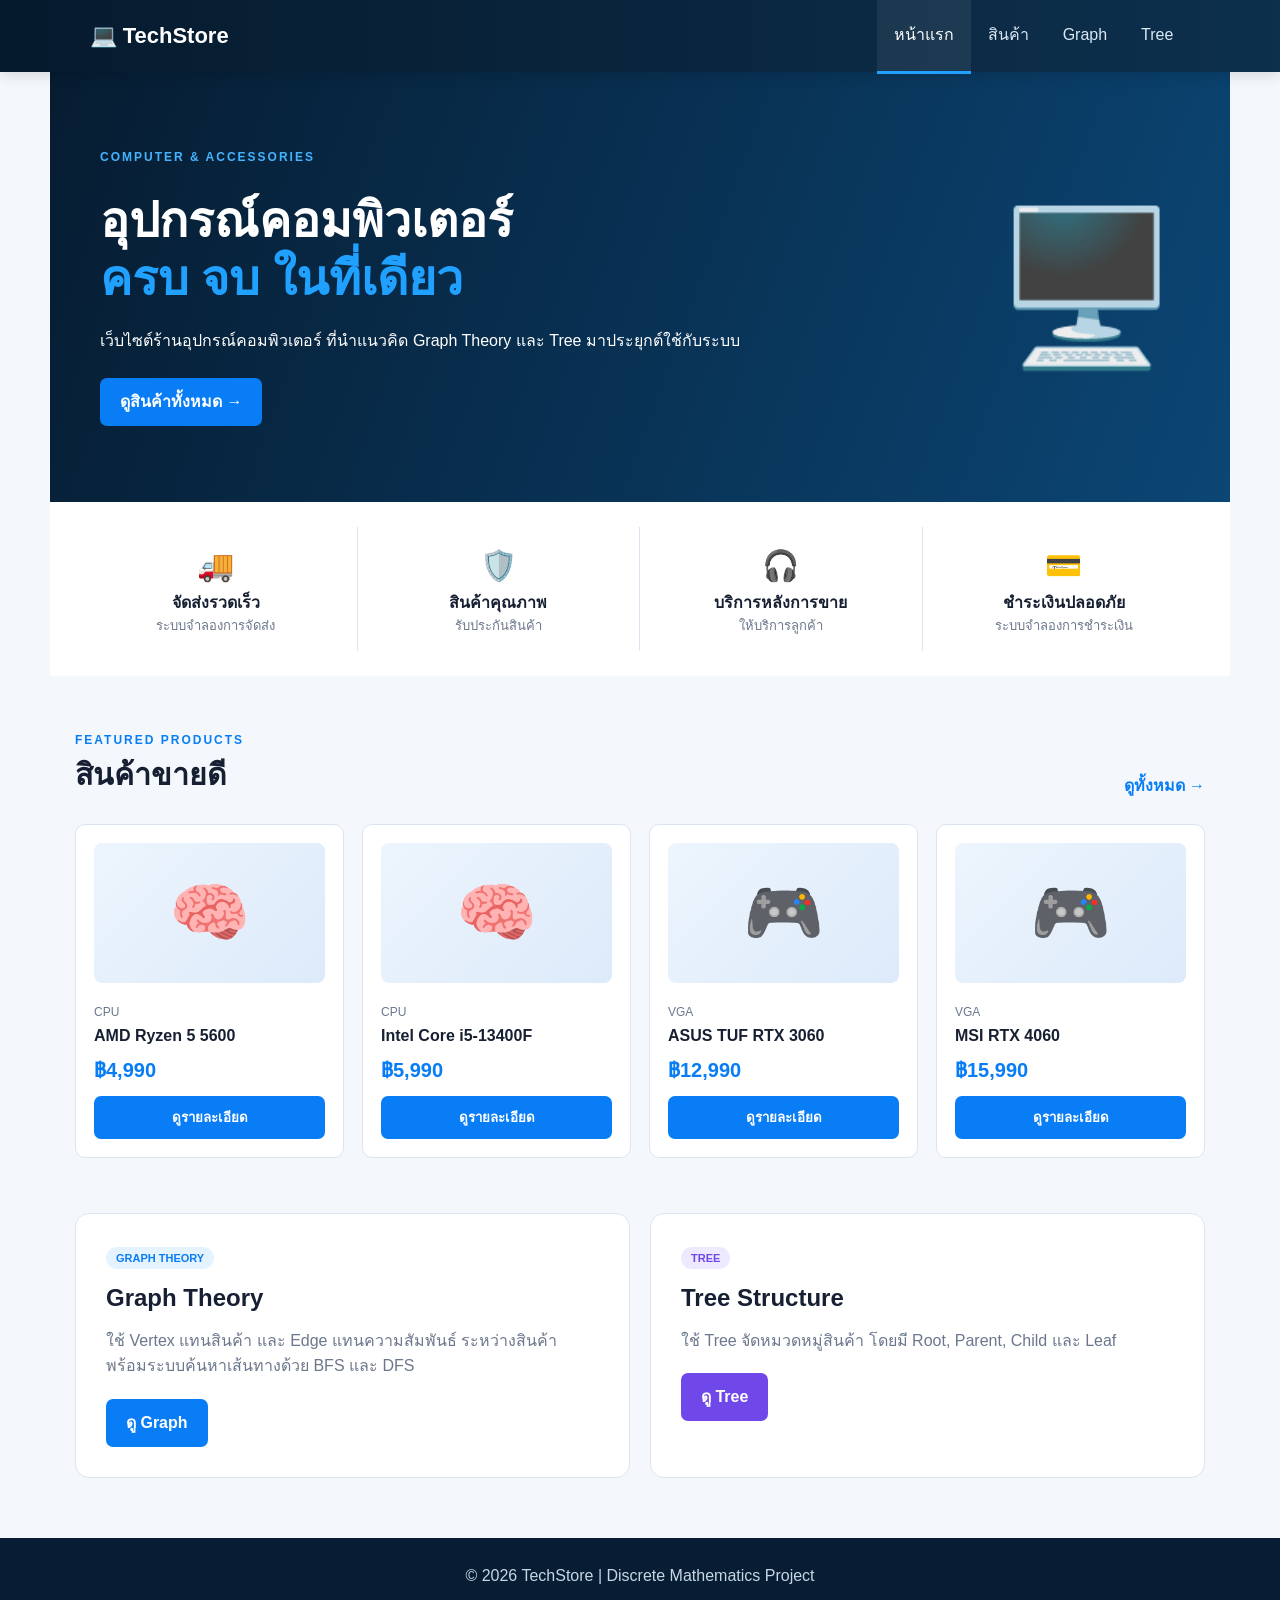
<file: index.html>
<!DOCTYPE html>
<html lang="th">
<head>
    <meta charset="UTF-8">
    <meta name="viewport" content="width=device-width, initial-scale=1.0">
    <title>TechStore - ร้านอุปกรณ์คอมพิวเตอร์</title>
    <link rel="stylesheet" href="style.css">
</head>

<body>

<header>
    <div class="logo">💻 TechStore</div>

    <nav>
        <a class="active" href="index.html">หน้าแรก</a>
        <a href="products.html">สินค้า</a>
        <a href="graph.html">Graph</a>
        <a href="tree.html">Tree</a>
    </nav>
</header>

<section class="hero">
    <div class="hero-content">

        <p class="subtitle">COMPUTER & ACCESSORIES</p>

        <h1>
            อุปกรณ์คอมพิวเตอร์<br>
            <span>ครบ จบ ในที่เดียว</span>
        </h1>

        <p>
            เว็บไซต์ร้านอุปกรณ์คอมพิวเตอร์
            ที่นำแนวคิด Graph Theory และ Tree
            มาประยุกต์ใช้กับระบบ
        </p>

        <a href="products.html" class="btn">
            ดูสินค้าทั้งหมด →
        </a>

    </div>

    <div class="computer-icon">
        🖥️
    </div>
</section>


<section class="features">

    <div class="feature">
        <div>🚚</div>
        <h3>จัดส่งรวดเร็ว</h3>
        <p>ระบบจำลองการจัดส่ง</p>
    </div>

    <div class="feature">
        <div>🛡️</div>
        <h3>สินค้าคุณภาพ</h3>
        <p>รับประกันสินค้า</p>
    </div>

    <div class="feature">
        <div>🎧</div>
        <h3>บริการหลังการขาย</h3>
        <p>ให้บริการลูกค้า</p>
    </div>

    <div class="feature">
        <div>💳</div>
        <h3>ชำระเงินปลอดภัย</h3>
        <p>ระบบจำลองการชำระเงิน</p>
    </div>

</section>


<section class="section">

    <div class="section-header">

        <div>
            <p class="subtitle">FEATURED PRODUCTS</p>
            <h2>สินค้าขายดี</h2>
        </div>

        <a href="products.html">ดูทั้งหมด →</a>

    </div>

    <div id="featuredProducts" class="product-grid"></div>

</section>


<section class="info-section">

    <div class="info-card">

        <span class="badge">
            GRAPH THEORY
        </span>

        <h2>Graph Theory</h2>

        <p>
            ใช้ Vertex แทนสินค้า และ Edge แทนความสัมพันธ์
            ระหว่างสินค้า พร้อมระบบค้นหาเส้นทางด้วย BFS และ DFS
        </p>

        <a href="graph.html" class="btn">
            ดู Graph
        </a>

    </div>


    <div class="info-card">

        <span class="badge purple">
            TREE
        </span>

        <h2>Tree Structure</h2>

        <p>
            ใช้ Tree จัดหมวดหมู่สินค้า โดยมี Root,
            Parent, Child และ Leaf
        </p>

        <a href="tree.html" class="btn purple-btn">
            ดู Tree
        </a>

    </div>

</section>


<footer>
    © 2026 TechStore | Discrete Mathematics Project
</footer>


<script src="script.js"></script>

<script>
    renderProducts("featuredProducts", 4);
</script>

</body>
</html>
</file>
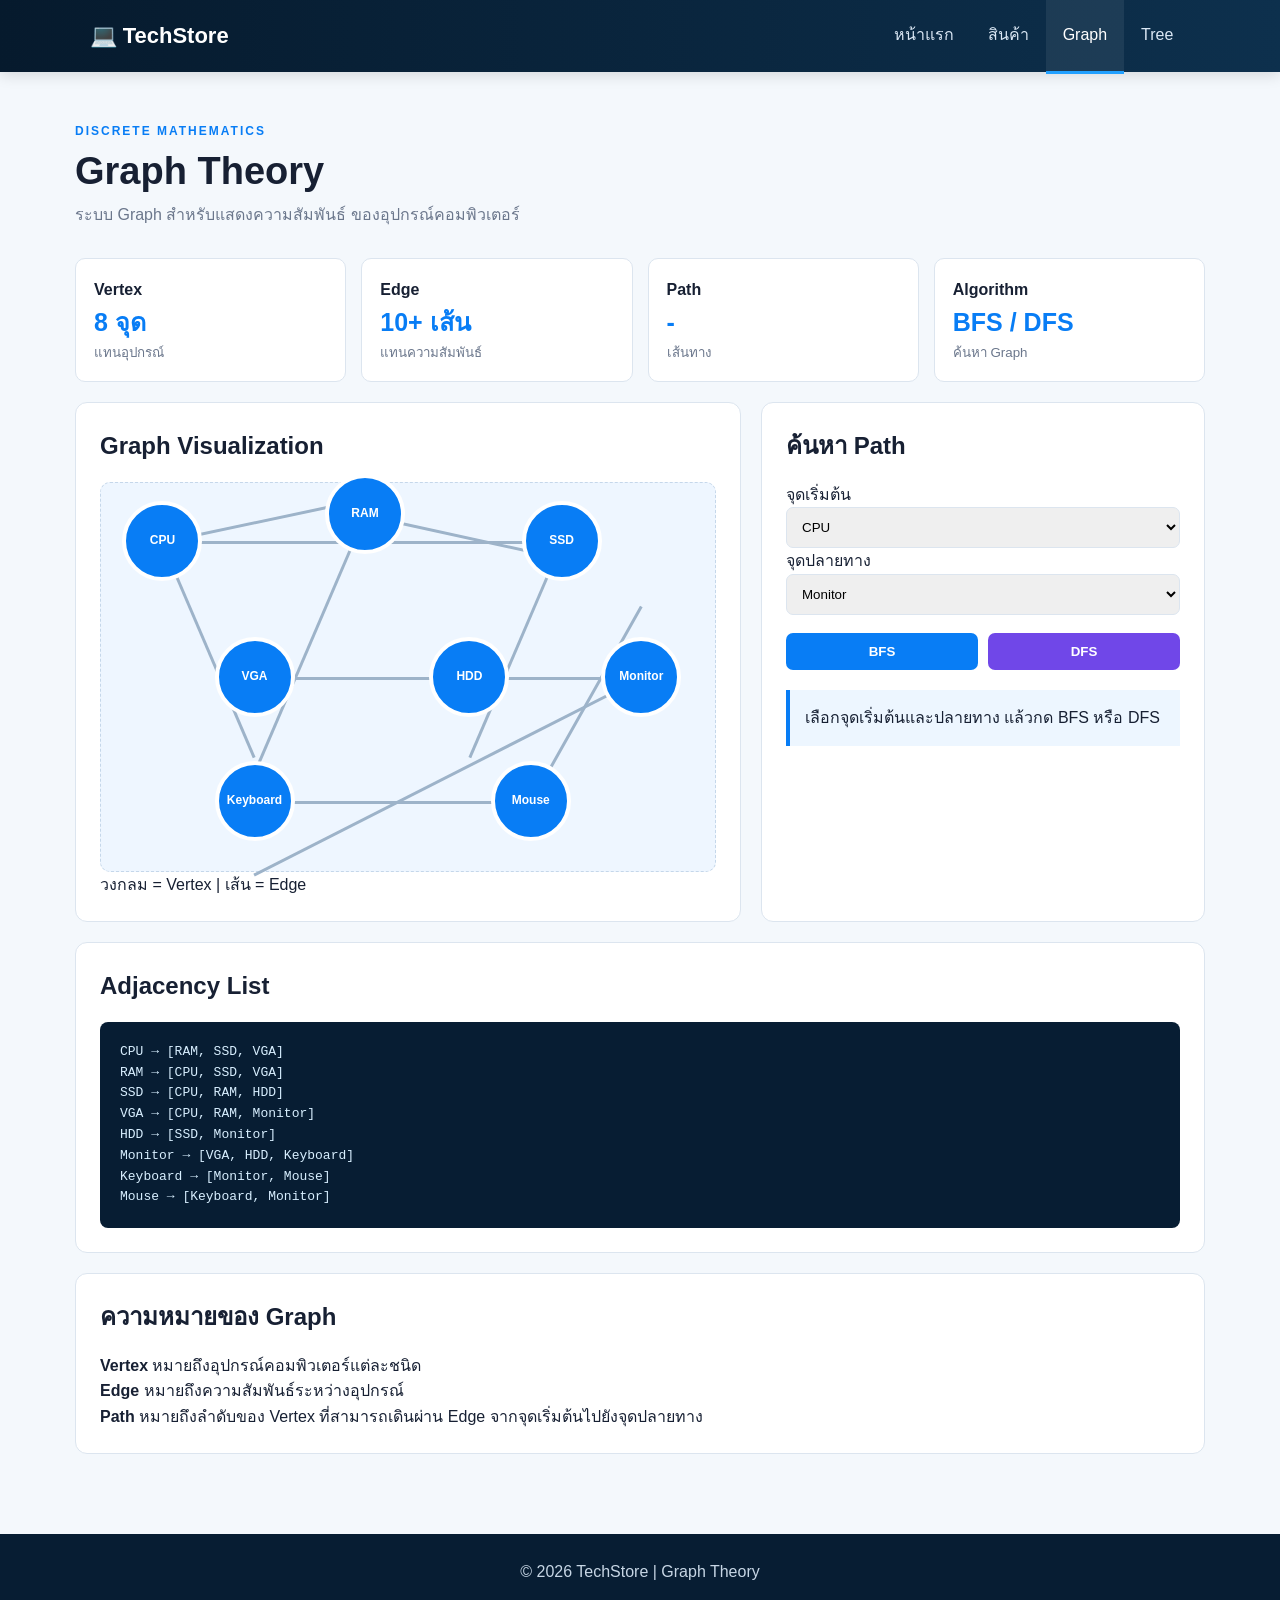
<file: graph.html>
<!DOCTYPE html>
<html lang="th">

<head>

    <meta charset="UTF-8">

    <meta name="viewport"
          content="width=device-width, initial-scale=1.0">

    <title>TechStore - Graph Theory</title>

    <link rel="stylesheet"
          href="style.css">

</head>


<body>


<header>

    <div class="logo">
        💻 TechStore
    </div>


    <nav>

        <a href="index.html">
            หน้าแรก
        </a>

        <a href="products.html">
            สินค้า
        </a>

        <a class="active"
           href="graph.html">
            Graph
        </a>

        <a href="tree.html">
            Tree
        </a>

    </nav>

</header>



<main class="container">


<section class="page-header">

    <p class="subtitle">
        DISCRETE MATHEMATICS
    </p>

    <h1>
        Graph Theory
    </h1>

    <p>
        ระบบ Graph สำหรับแสดงความสัมพันธ์
        ของอุปกรณ์คอมพิวเตอร์
    </p>

</section>



<section class="theory-grid">


<div class="theory-card">

    <b>Vertex</b>

    <span>
        8 จุด
    </span>

    <small>
        แทนอุปกรณ์
    </small>

</div>



<div class="theory-card">

    <b>Edge</b>

    <span>
        10+ เส้น
    </span>

    <small>
        แทนความสัมพันธ์
    </small>

</div>



<div class="theory-card">

    <b>Path</b>

    <span id="pathCount">
        -
    </span>

    <small>
        เส้นทาง
    </small>

</div>



<div class="theory-card">

    <b>Algorithm</b>

    <span>
        BFS / DFS
    </span>

    <small>
        ค้นหา Graph
    </small>

</div>


</section>



<section class="graph-layout">


<div class="card">

    <h2>
        Graph Visualization
    </h2>

    <div id="graphCanvas"
         class="graph-canvas">
    </div>

    <p class="hint">
        วงกลม = Vertex | เส้น = Edge
    </p>

</div>



<div class="card">

    <h2>
        ค้นหา Path
    </h2>


    <label>
        จุดเริ่มต้น
    </label>

    <select id="startNode">
    </select>



    <label>
        จุดปลายทาง
    </label>

    <select id="endNode">
    </select>



    <div class="algorithm-buttons">

        <button
            class="btn"
            onclick="runSearch('BFS')">

            BFS

        </button>


        <button
            class="btn purple-btn"
            onclick="runSearch('DFS')">

            DFS

        </button>

    </div>



    <div id="searchResult"
         class="result-box">

        เลือกจุดเริ่มต้นและปลายทาง
        แล้วกด BFS หรือ DFS

    </div>

</div>


</section>



<section class="card">

    <h2>
        Adjacency List
    </h2>

    <pre id="adjacencyList"></pre>

</section>



<section class="card">

    <h2>
        ความหมายของ Graph
    </h2>

    <p>

        <b>Vertex</b>
        หมายถึงอุปกรณ์คอมพิวเตอร์แต่ละชนิด

    </p>

    <p>

        <b>Edge</b>
        หมายถึงความสัมพันธ์ระหว่างอุปกรณ์

    </p>

    <p>

        <b>Path</b>
        หมายถึงลำดับของ Vertex
        ที่สามารถเดินผ่าน Edge
        จากจุดเริ่มต้นไปยังจุดปลายทาง

    </p>

</section>


</main>


<footer>

    © 2026 TechStore | Graph Theory

</footer>


<script src="script.js"></script>

<script>

    initGraphPage();

</script>


</body>
</html>
</file>
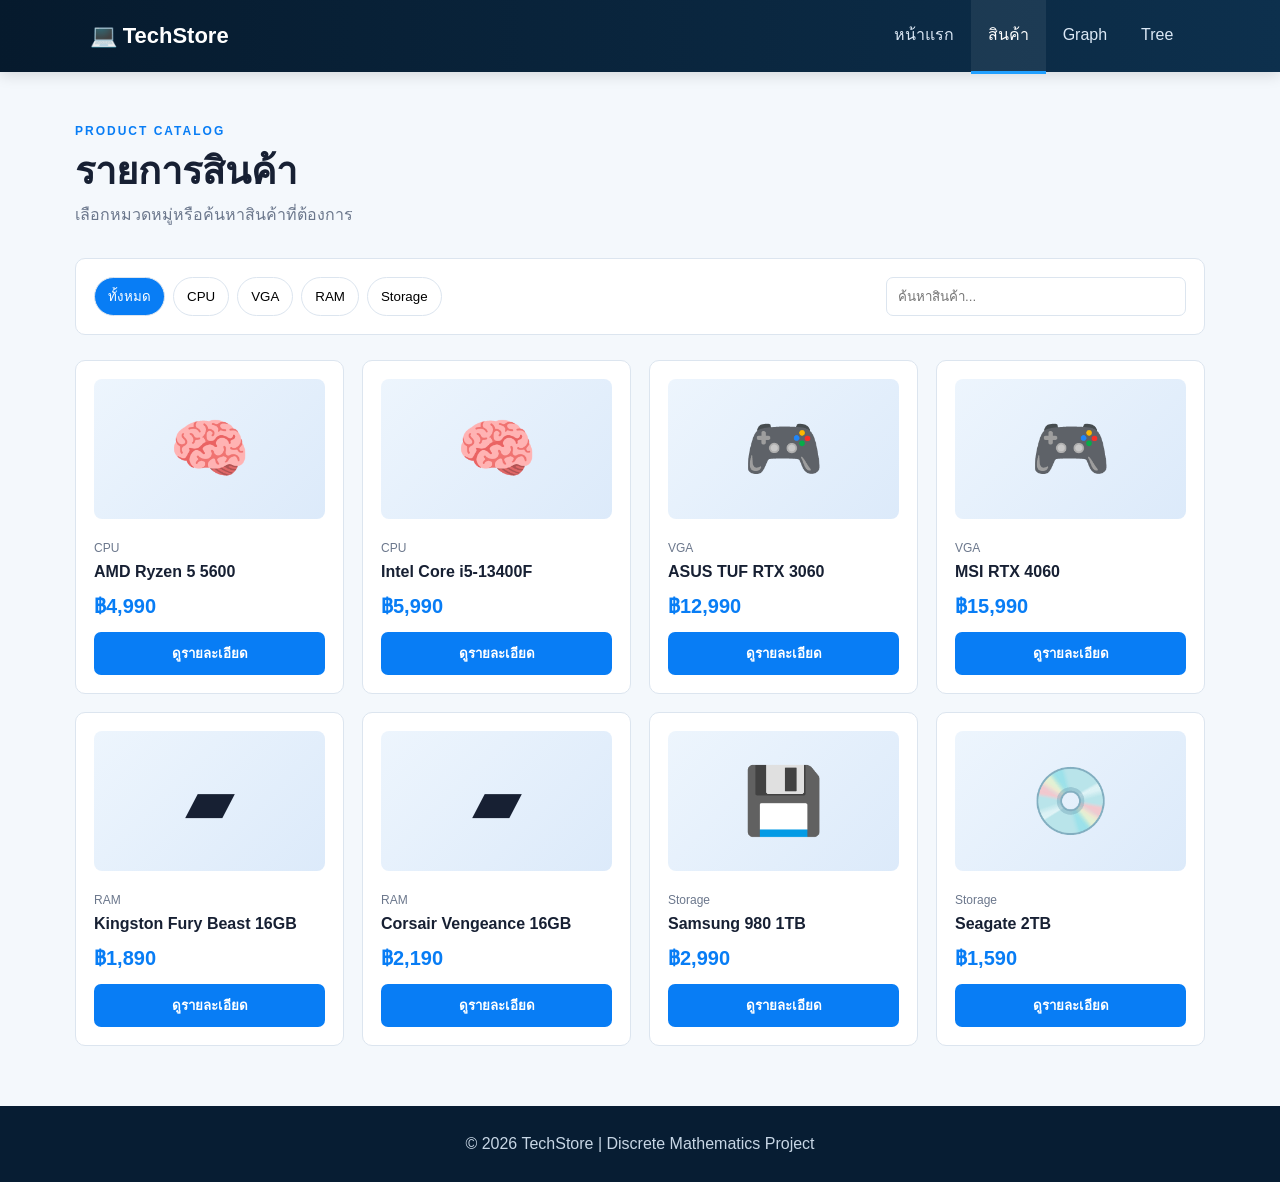
<file: products.html>
<!DOCTYPE html>
<html lang="th">

<head>

    <meta charset="UTF-8">

    <meta name="viewport"
          content="width=device-width, initial-scale=1.0">

    <title>TechStore - สินค้า</title>

    <link rel="stylesheet" href="style.css">

</head>


<body>

<header>

    <div class="logo">
        💻 TechStore
    </div>

    <nav>

        <a href="index.html">
            หน้าแรก
        </a>

        <a class="active" href="products.html">
            สินค้า
        </a>

        <a href="graph.html">
            Graph
        </a>

        <a href="tree.html">
            Tree
        </a>

    </nav>

</header>


<main class="container">

    <section class="page-header">

        <p class="subtitle">
            PRODUCT CATALOG
        </p>

        <h1>
            รายการสินค้า
        </h1>

        <p>
            เลือกหมวดหมู่หรือค้นหาสินค้าที่ต้องการ
        </p>

    </section>


    <div class="toolbar">

        <div id="categories"
             class="category-list">
        </div>

        <input
            id="searchInput"
            type="text"
            placeholder="ค้นหาสินค้า..."
            oninput="filterProducts()"
        >

    </div>


    <div id="allProducts"
         class="product-grid">
    </div>

</main>


<footer>
    © 2026 TechStore | Discrete Mathematics Project
</footer>


<script src="script.js"></script>

<script>

    renderCategories();

    renderProducts("allProducts");

</script>

</body>
</html>
</file>
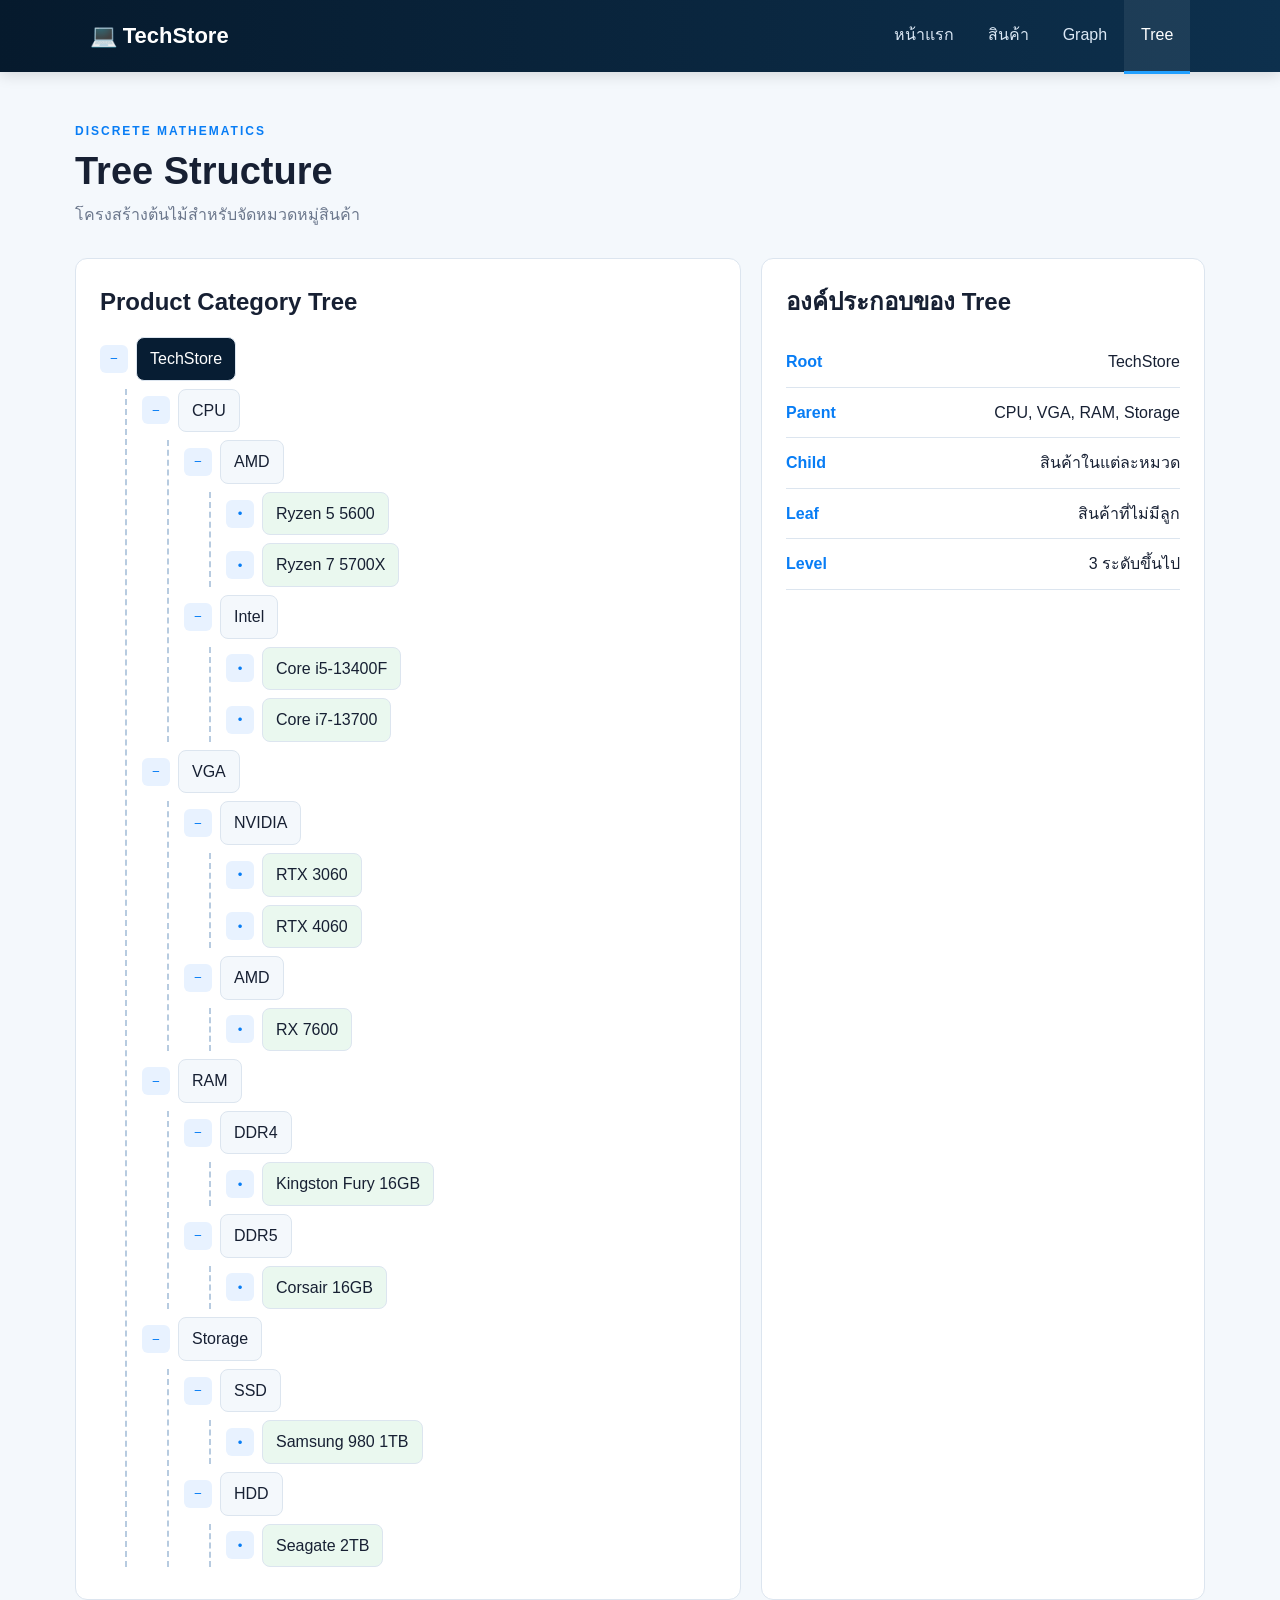
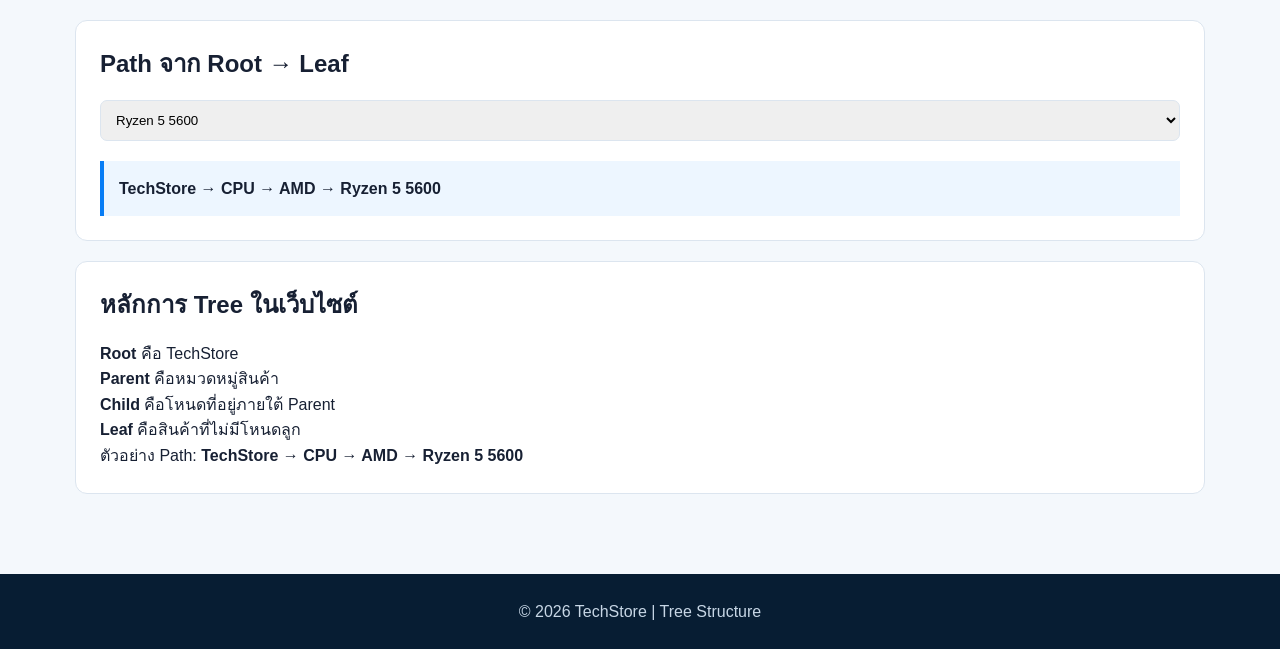
<file: tree.html>
<!DOCTYPE html>
<html lang="th">

<head>

    <meta charset="UTF-8">

    <meta name="viewport"
          content="width=device-width, initial-scale=1.0">

    <title>TechStore - Tree</title>

    <link rel="stylesheet"
          href="style.css">

</head>


<body>


<header>

    <div class="logo">
        💻 TechStore
    </div>


    <nav>

        <a href="index.html">
            หน้าแรก
        </a>

        <a href="products.html">
            สินค้า
        </a>

        <a href="graph.html">
            Graph
        </a>

        <a class="active"
           href="tree.html">
            Tree
        </a>

    </nav>

</header>



<main class="container">


<section class="page-header">

    <p class="subtitle">
        DISCRETE MATHEMATICS
    </p>

    <h1>
        Tree Structure
    </h1>

    <p>
        โครงสร้างต้นไม้สำหรับจัดหมวดหมู่สินค้า
    </p>

</section>



<section class="tree-layout">


<div class="card">

    <h2>
        Product Category Tree
    </h2>

    <div id="treeView"
         class="tree-view">
    </div>

</div>



<div class="card">

    <h2>
        องค์ประกอบของ Tree
    </h2>


    <div class="role">

        <b>
            Root
        </b>

        <span>
            TechStore
        </span>

    </div>


    <div class="role">

        <b>
            Parent
        </b>

        <span>
            CPU, VGA, RAM, Storage
        </span>

    </div>


    <div class="role">

        <b>
            Child
        </b>

        <span>
            สินค้าในแต่ละหมวด
        </span>

    </div>


    <div class="role">

        <b>
            Leaf
        </b>

        <span>
            สินค้าที่ไม่มีลูก
        </span>

    </div>


    <div class="role">

        <b>
            Level
        </b>

        <span>
            3 ระดับขึ้นไป
        </span>

    </div>

</div>


</section>



<section class="card">

    <h2>
        Path จาก Root → Leaf
    </h2>


    <select id="treeLeaf"
            onchange="showTreePath()">
    </select>


    <div id="treePath"
         class="path-display">

        เลือกสินค้าเพื่อดู Path

    </div>

</section>



<section class="card">

    <h2>
        หลักการ Tree ในเว็บไซต์
    </h2>

    <p>

        <b>Root</b>
        คือ TechStore

    </p>

    <p>

        <b>Parent</b>
        คือหมวดหมู่สินค้า

    </p>

    <p>

        <b>Child</b>
        คือโหนดที่อยู่ภายใต้ Parent

    </p>

    <p>

        <b>Leaf</b>
        คือสินค้าที่ไม่มีโหนดลูก

    </p>

    <p>

        ตัวอย่าง Path:

        <b>
            TechStore → CPU → AMD → Ryzen 5 5600
        </b>

    </p>

</section>


</main>


<footer>

    © 2026 TechStore | Tree Structure

</footer>


<script src="script.js"></script>

<script>

    initTreePage();

</script>


</body>
</html>
</file>
<file: style.css>
* {
    box-sizing: border-box;
    margin: 0;
    padding: 0;
}


:root {

    --navy: #071d33;
    --blue: #087df5;
    --light: #f4f8fc;
    --text: #172033;
    --muted: #6b778c;
    --purple: #7047e8;
    --border: #dce5ef;

}


body {

    font-family:
        "Segoe UI",
        Tahoma,
        sans-serif;

    background: var(--light);

    color: var(--text);

    line-height: 1.6;

}


a {

    text-decoration: none;

    color: inherit;

}


/* =========================
   NAVBAR
========================= */

header {

    height: 72px;

    background:
        linear-gradient(
            90deg,
            #061a2d,
            #0d304d
        );

    color: white;

    display: flex;

    align-items: center;

    justify-content: space-between;

    padding: 0 7%;

    position: sticky;

    top: 0;

    z-index: 10;

    box-shadow:
        0 3px 14px #0002;

}


.logo {

    font-size: 22px;

    font-weight: 800;

}


nav {

    display: flex;

}


nav a {

    padding:
        24px 17px;

    color: #dbe8f5;

}


nav a:hover,
nav a.active {

    color: white;

    background: #ffffff12;

    border-bottom:
        3px solid #21a0ff;

}


/* =========================
   HERO
========================= */

.hero {

    max-width: 1180px;

    margin: auto;

    min-height: 430px;

    padding: 70px 50px;

    display: flex;

    align-items: center;

    justify-content: space-between;

    color: white;

    background:
        linear-gradient(
            110deg,
            #061c31,
            #0b4675
        );

}


.hero-content {

    max-width: 650px;

}


.hero h1 {

    font-size: 48px;

    line-height: 1.2;

    margin:
        12px 0 20px;

}


.hero h1 span {

    color: #20a1ff;

}


.hero p {

    margin-bottom: 25px;

}


.subtitle {

    color: #087df5;

    font-size: 12px;

    font-weight: bold;

    letter-spacing: 2px;

}


.hero .subtitle {

    color: #45b4ff;

}


.computer-icon {

    font-size: 150px;

}


/* =========================
   BUTTON
========================= */

.btn {

    display: inline-block;

    border: none;

    background: var(--blue);

    color: white;

    padding:
        11px 20px;

    border-radius: 7px;

    font-weight: bold;

    cursor: pointer;

    transition: 0.2s;

}


.btn:hover {

    transform:
        translateY(-2px);

    filter:
        brightness(1.08);

}


.purple-btn {

    background:
        var(--purple);

}


/* =========================
   FEATURES
========================= */

.features {

    max-width: 1180px;

    margin: auto;

    padding: 25px;

    background: white;

    display: grid;

    grid-template-columns:
        repeat(4, 1fr);

}


.feature {

    text-align: center;

    padding: 15px;

    border-right:
        1px solid var(--border);

}


.feature:last-child {

    border-right: none;

}


.feature div {

    font-size: 30px;

}


.feature h3 {

    font-size: 16px;

}


.feature p {

    color: var(--muted);

    font-size: 13px;

}


/* =========================
   SECTION
========================= */

.section {

    max-width: 1180px;

    margin: auto;

    padding: 55px 25px;

}


.section-header {

    display: flex;

    justify-content:
        space-between;

    align-items:
        end;

    margin-bottom: 25px;

}


.section-header h2 {

    font-size: 30px;

}


.section-header a {

    color:
        var(--blue);

    font-weight: bold;

}


/* =========================
   PRODUCT
========================= */

.product-grid {

    display: grid;

    grid-template-columns:
        repeat(4, 1fr);

    gap: 18px;

}


.product-card {

    background: white;

    border:
        1px solid var(--border);

    border-radius: 10px;

    padding: 18px;

    transition: 0.2s;

}


.product-card:hover {

    transform:
        translateY(-4px);

    box-shadow:
        0 10px 25px #17203315;

}


.product-img {

    height: 140px;

    display: flex;

    align-items: center;

    justify-content: center;

    background:
        linear-gradient(
            135deg,
            #edf5fd,
            #dceafa
        );

    border-radius: 8px;

    font-size: 65px;

    margin-bottom: 15px;

}


.product-card h3 {

    font-size: 16px;

}


.cat {

    font-size: 12px;

    color: var(--muted);

}


.price {

    color: var(--blue);

    font-size: 20px;

    font-weight: bold;

    margin:
        5px 0 10px;

}


.product-card button {

    width: 100%;

}


/* =========================
   INFO
========================= */

.info-section {

    max-width: 1180px;

    margin:
        0 auto 60px;

    padding: 0 25px;

    display: grid;

    grid-template-columns:
        1fr 1fr;

    gap: 20px;

}


.info-card {

    background: white;

    padding: 30px;

    border:
        1px solid var(--border);

    border-radius: 14px;

}


.info-card h2 {

    margin:
        10px 0;

}


.info-card p {

    color:
        var(--muted);

    margin-bottom: 20px;

}


.badge {

    background:
        #e5f3ff;

    color:
        var(--blue);

    padding:
        5px 10px;

    border-radius:
        20px;

    font-size:
        11px;

    font-weight:
        bold;

}


.badge.purple {

    background:
        #eee9ff;

    color:
        var(--purple);

}


/* =========================
   PAGE
========================= */

.container {

    max-width: 1180px;

    margin: auto;

    padding:
        30px 25px 60px;

}


.page-header {

    padding:
        20px 0 30px;

}


.page-header h1 {

    font-size:
        38px;

}


.page-header p:last-child {

    color:
        var(--muted);

}


/* =========================
   TOOLBAR
========================= */

.toolbar {

    background:
        white;

    padding:
        18px;

    border:
        1px solid var(--border);

    border-radius:
        10px;

    display:
        flex;

    gap:
        15px;

    margin-bottom:
        25px;

}


.toolbar input {

    margin-left:
        auto;

    width:
        300px;

    padding:
        11px;

    border:
        1px solid var(--border);

    border-radius:
        7px;

}


.category-list {

    display:
        flex;

    gap:
        8px;

    flex-wrap:
        wrap;

}


.category-list button {

    border:
        1px solid var(--border);

    background:
        white;

    padding:
        8px 13px;

    border-radius:
        20px;

    cursor:
        pointer;

}


.category-list button.active {

    background:
        var(--blue);

    color:
        white;

}


/* =========================
   CARD
========================= */

.card {

    background:
        white;

    border:
        1px solid var(--border);

    border-radius:
        12px;

    padding:
        24px;

    margin-bottom:
        20px;

}


.card h2 {

    margin-bottom:
        16px;

}


.card select {

    width:
        100%;

    padding:
        11px;

    border:
        1px solid var(--border);

    border-radius:
        7px;

}


/* =========================
   GRAPH
========================= */

.theory-grid {

    display:
        grid;

    grid-template-columns:
        repeat(4, 1fr);

    gap:
        15px;

    margin-bottom:
        20px;

}


.theory-card {

    background:
        white;

    border:
        1px solid var(--border);

    border-radius:
        10px;

    padding:
        18px;

}


.theory-card b,
.theory-card span,
.theory-card small {

    display:
        block;

}


.theory-card span {

    color:
        var(--blue);

    font-size:
        25px;

    font-weight:
        bold;

}


.theory-card small {

    color:
        var(--muted);

}


.graph-layout {

    display:
        grid;

    grid-template-columns:
        1.5fr 1fr;

    gap:
        20px;

}


.graph-canvas {

    height:
        390px;

    position:
        relative;

    background:
        #eef6ff;

    border-radius:
        10px;

    border:
        1px dashed #c5d7ea;

}


.node {

    position:
        absolute;

    width:
        80px;

    height:
        80px;

    border-radius:
        50%;

    background:
        var(--blue);

    color:
        white;

    display:
        flex;

    align-items:
        center;

    justify-content:
        center;

    text-align:
        center;

    font-weight:
        bold;

    font-size:
        12px;

    border:
        4px solid white;

    z-index:
        2;

}


.node.highlight {

    background:
        var(--purple);

    transform:
        scale(1.1);

}


.edge {

    position:
        absolute;

    height:
        3px;

    background:
        #9db3c9;

    transform-origin:
        left center;

    z-index:
        1;

}


.algorithm-buttons {

    display:
        flex;

    gap:
        10px;

    margin-top:
        18px;

}


.algorithm-buttons .btn {

    flex:
        1;

}


.result-box {

    margin-top:
        20px;

    background:
        #edf6ff;

    border-left:
        4px solid var(--blue);

    padding:
        15px;

}


pre {

    background:
        #071d33;

    color:
        #d8efff;

    padding:
        20px;

    border-radius:
        8px;

    overflow:
        auto;

}


/* =========================
   TREE
========================= */

.tree-layout {

    display:
        grid;

    grid-template-columns:
        1.5fr 1fr;

    gap:
        20px;

}


.tree-node {

    margin:
        8px 0;

}


.tree-row {

    display:
        flex;

    align-items:
        center;

    gap:
        8px;

}


.tree-toggle {

    width:
        28px;

    height:
        28px;

    border:
        none;

    background:
        #e8f2ff;

    color:
        var(--blue);

    border-radius:
        6px;

}


.tree-label {

    padding:
        8px 13px;

    background:
        #f4f8fc;

    border:
        1px solid var(--border);

    border-radius:
        8px;

}


.tree-label.root {

    background:
        var(--navy);

    color:
        white;

}


.tree-label.leaf {

    background:
        #eaf8ef;

}


.tree-children {

    margin-left:
        25px;

    padding-left:
        15px;

    border-left:
        2px dashed #b7cbe0;

}


.role {

    display:
        flex;

    justify-content:
        space-between;

    padding:
        12px 0;

    border-bottom:
        1px solid var(--border);

}


.role b {

    color:
        var(--blue);

}


.path-display {

    margin-top:
        20px;

    background:
        #edf6ff;

    padding:
        15px;

    border-left:
        4px solid var(--blue);

    font-weight:
        bold;

}


/* =========================
   FOOTER
========================= */

footer {

    background:
        var(--navy);

    color:
        #c7d6e5;

    text-align:
        center;

    padding:
        25px;

}


/* =========================
   RESPONSIVE
========================= */

@media(max-width: 800px) {

    header {

        padding:
            0 3%;

    }


    nav a {

        padding:
            24px 7px;

        font-size:
            12px;

    }


    .hero {

        padding:
            50px 25px;

    }


    .hero h1 {

        font-size:
            34px;

    }


    .computer-icon {

        display:
            none;

    }


    .features,
    .product-grid,
    .theory-grid {

        grid-template-columns:
            repeat(2, 1fr);

    }


    .graph-layout,
    .tree-layout,
    .info-section {

        grid-template-columns:
            1fr;

    }


    .toolbar {

        flex-direction:
            column;

    }


    .toolbar input {

        margin-left:
            0;

        width:
            100%;

    }

}
</file>
